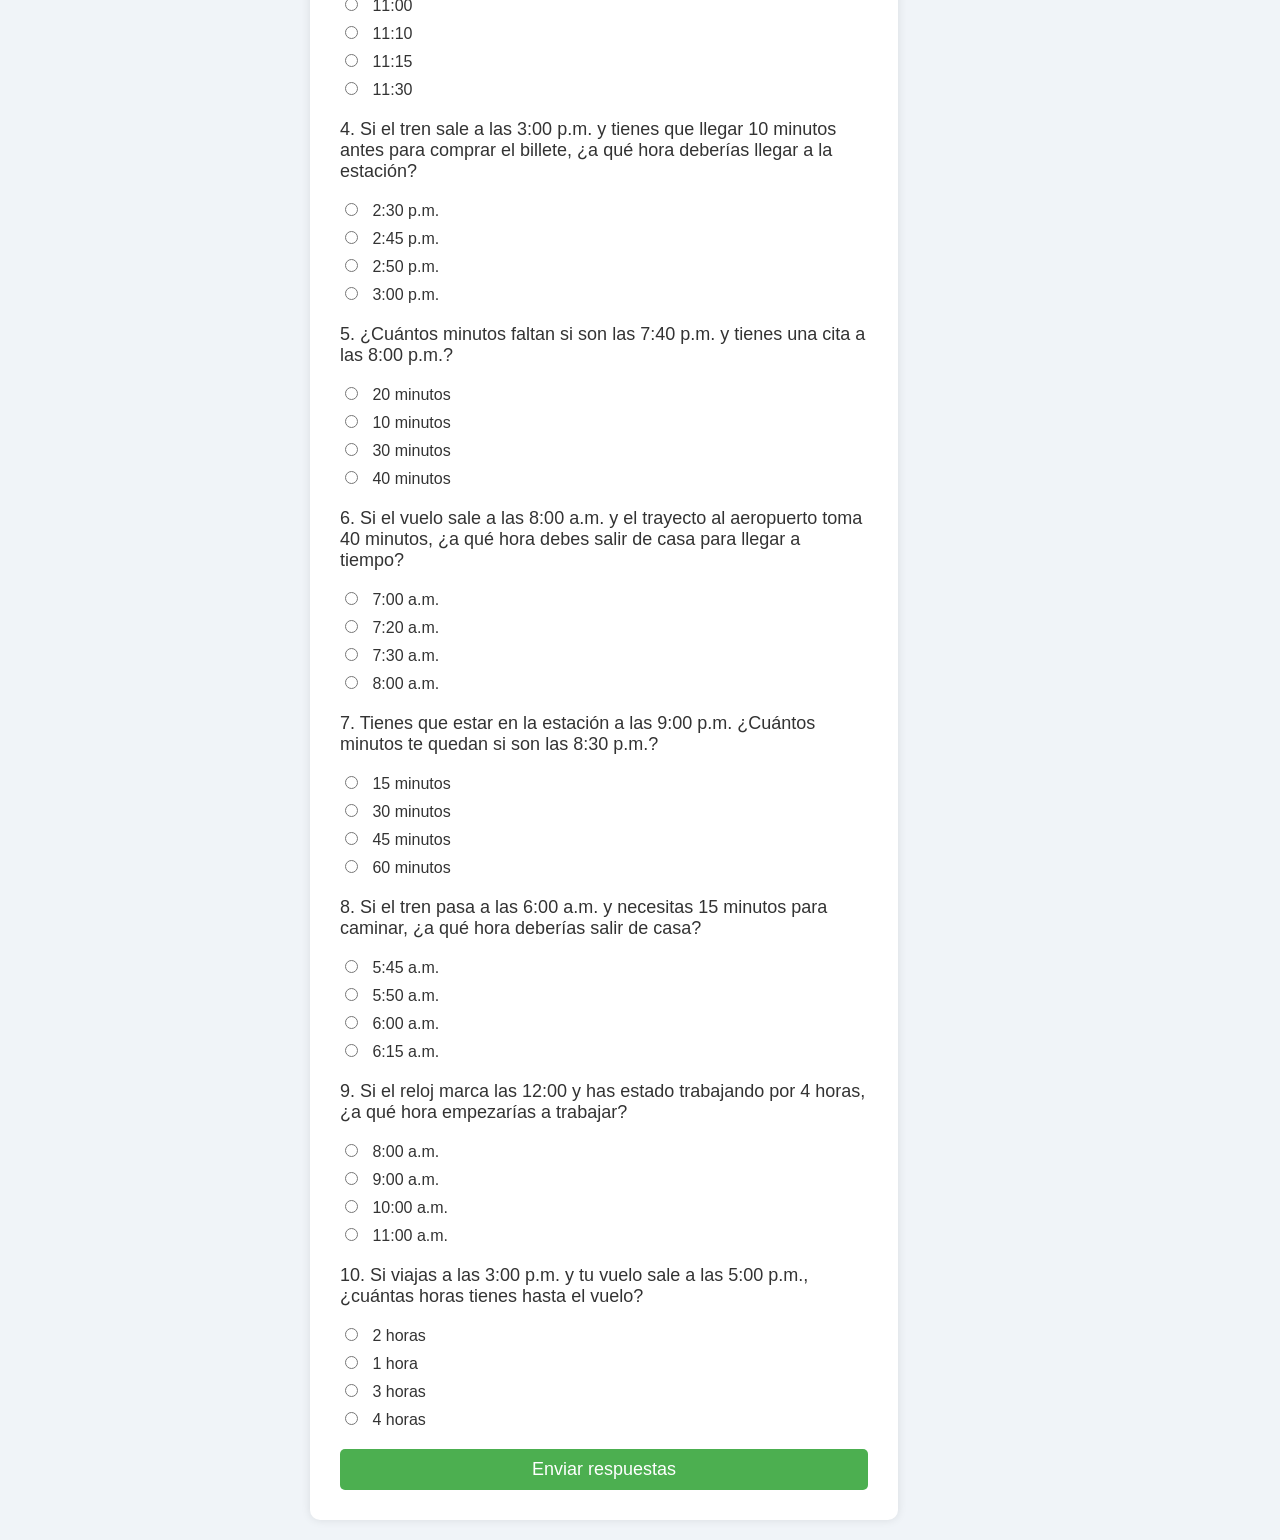
<file: index.html>
<!DOCTYPE html>
<html lang="en">
<head>
    <meta charset="UTF-8">
    <meta name="viewport" content="width=device-width, initial-scale=1.0">
    <title>Interactive Quiz</title>
    <style>
        body {
            font-family: 'Arial', sans-serif;
            background-color: #f0f4f8;
            color: #333;
            margin: 0;
            padding: 0;
            display: flex;
            justify-content: center;
            align-items: center;
            height: 100vh;
        }

        h1 {
            color: #4CAF50;
            text-align: center;
            font-size: 36px;
            margin-bottom: 30px;
        }

        #quizForm {
            background-color: #fff;
            padding: 30px;
            border-radius: 10px;
            box-shadow: 0 0 10px rgba(0, 0, 0, 0.1);
            width: 80%;
            max-width: 600px;
        }

        .question {
            margin-bottom: 20px;
            font-size: 18px;
        }

        label {
            display: block;
            margin: 8px 0;
            font-size: 16px;
        }

        input[type="radio"] {
            margin-right: 10px;
        }

        button {
            background-color: #4CAF50;
            color: white;
            padding: 10px 20px;
            font-size: 18px;
            border: none;
            border-radius: 5px;
            cursor: pointer;
            width: 100%;
        }

        button:hover {
            background-color: #45a049;
        }

        #result {
            text-align: center;
            margin-top: 20px;
            font-size: 20px;
            font-weight: bold;
        }

        #countdown {
            text-align: center;
            margin-top: 20px;
            font-size: 18px;
            color: #FF5722;
        }
    </style>
    <script>
        let correctAnswers = ["B", "C", "C", "C", "B", "A", "B", "A", "C", "A"];

        function checkAnswers() {
            let userAnswers = [];
            for (let i = 1; i <= 10; i++) {
                let answer = document.querySelector(`input[name=question${i}]:checked`);
                userAnswers.push(answer ? answer.value : null);
            }

            if (userAnswers.includes(null)) {
                alert("Por favor, responde todas las preguntas.");
                return;
            }

            let isCorrect = JSON.stringify(userAnswers) === JSON.stringify(correctAnswers);

            if (isCorrect) {
                document.getElementById("result").innerHTML = `Enhorabuena has desbloqueado el Path of Exile 2 y será añadido a tu cuenta de Steam en "El temporizador hasta las 00:00 de la noche".`;
                startCountdown();
            } else {
                document.getElementById("result").innerHTML = `Incorrecto. Por favor, inténtalo de nuevo.`;
            }
        }

        function startCountdown() {
            let now = new Date();
            let midnight = new Date();
            midnight.setHours(24, 0, 0, 0);

            let timer = setInterval(function () {
                let currentTime = new Date();
                let remaining = midnight - currentTime;

                if (remaining <= 0) {
                    clearInterval(timer);
                    document.getElementById("countdown").innerHTML = "¡Es medianoche!";
                } else {
                    let hours = Math.floor(remaining / (1000 * 60 * 60));
                    let minutes = Math.floor((remaining % (1000 * 60 * 60)) / (1000 * 60));
                    let seconds = Math.floor((remaining % (1000 * 60)) / 1000);

                    document.getElementById("countdown").innerHTML = `${hours}h ${minutes}m ${seconds}s restantes.`;
                }
            }, 1000);
        }
    </script>
</head>
<body>
    <div>
        <h1>Quiz Interactivo</h1>
        <form id="quizForm">
            <div class="question">
                <p>1. Si quieres llegar al trabajo a las 8:00 a.m., el tren tarda 25 minutos en llegar y necesitas 10 minutos para caminar hasta la estación, ¿a qué hora deberías salir de casa?</p>
                <label><input type="radio" name="question1" value="A"> 7:10 a.m.</label>
                <label><input type="radio" name="question1" value="B"> 7:20 a.m.</label>
                <label><input type="radio" name="question1" value="C"> 7:30 a.m.</label>
                <label><input type="radio" name="question1" value="D"> 7:40 a.m.</label>
            </div>

            <div class="question">
                <p>2. Tienes una reunión a las 5:00 p.m., el trayecto en "topo" tarda 35 minutos desde tu estación. Además, necesitas 15 minutos para caminar hasta la estación más cercana y 5 minutos para esperar el próximo tren. ¿A qué hora deberías salir de casa?</p>
                <label><input type="radio" name="question2" value="A"> 4:00 p.m.</label>
                <label><input type="radio" name="question2" value="B"> 4:10 p.m.</label>
                <label><input type="radio" name="question2" value="C"> 4:20 p.m.</label>
                <label><input type="radio" name="question2" value="D"> 4:30 p.m.</label>
            </div>

            <div class="question">
                <p>3. ¿Qué hora es cuando el reloj marca 10:30 y han pasado 45 minutos desde que inició la reunión?</p>
                <label><input type="radio" name="question3" value="A"> 11:00</label>
                <label><input type="radio" name="question3" value="B"> 11:10</label>
                <label><input type="radio" name="question3" value="C"> 11:15</label>
                <label><input type="radio" name="question3" value="D"> 11:30</label>
            </div>

            <div class="question">
                <p>4. Si el tren sale a las 3:00 p.m. y tienes que llegar 10 minutos antes para comprar el billete, ¿a qué hora deberías llegar a la estación?</p>
                <label><input type="radio" name="question4" value="A"> 2:30 p.m.</label>
                <label><input type="radio" name="question4" value="B"> 2:45 p.m.</label>
                <label><input type="radio" name="question4" value="C"> 2:50 p.m.</label>
                <label><input type="radio" name="question4" value="D"> 3:00 p.m.</label>
            </div>

            <div class="question">
                <p>5. ¿Cuántos minutos faltan si son las 7:40 p.m. y tienes una cita a las 8:00 p.m.?</p>
                <label><input type="radio" name="question5" value="A"> 20 minutos</label>
                <label><input type="radio" name="question5" value="B"> 10 minutos</label>
                <label><input type="radio" name="question5" value="C"> 30 minutos</label>
                <label><input type="radio" name="question5" value="D"> 40 minutos</label>
            </div>

            <div class="question">
                <p>6. Si el vuelo sale a las 8:00 a.m. y el trayecto al aeropuerto toma 40 minutos, ¿a qué hora debes salir de casa para llegar a tiempo?</p>
                <label><input type="radio" name="question6" value="A"> 7:00 a.m.</label>
                <label><input type="radio" name="question6" value="B"> 7:20 a.m.</label>
                <label><input type="radio" name="question6" value="C"> 7:30 a.m.</label>
                <label><input type="radio" name="question6" value="D"> 8:00 a.m.</label>
            </div>

            <div class="question">
                <p>7. Tienes que estar en la estación a las 9:00 p.m. ¿Cuántos minutos te quedan si son las 8:30 p.m.?</p>
                <label><input type="radio" name="question7" value="A"> 15 minutos</label>
                <label><input type="radio" name="question7" value="B"> 30 minutos</label>
                <label><input type="radio" name="question7" value="C"> 45 minutos</label>
                <label><input type="radio" name="question7" value="D"> 60 minutos</label>
            </div>

            <div class="question">
                <p>8. Si el tren pasa a las 6:00 a.m. y necesitas 15 minutos para caminar, ¿a qué hora deberías salir de casa?</p>
                <label><input type="radio" name="question8" value="A"> 5:45 a.m.</label>
                <label><input type="radio" name="question8" value="B"> 5:50 a.m.</label>
                <label><input type="radio" name="question8" value="C"> 6:00 a.m.</label>
                <label><input type="radio" name="question8" value="D"> 6:15 a.m.</label>
            </div>

            <div class="question">
                <p>9. Si el reloj marca las 12:00 y has estado trabajando por 4 horas, ¿a qué hora empezarías a trabajar?</p>
                <label><input type="radio" name="question9" value="A"> 8:00 a.m.</label>
                <label><input type="radio" name="question9" value="B"> 9:00 a.m.</label>
                <label><input type="radio" name="question9" value="C"> 10:00 a.m.</label>
                <label><input type="radio" name="question9" value="D"> 11:00 a.m.</label>
            </div>

            <div class="question">
                <p>10. Si viajas a las 3:00 p.m. y tu vuelo sale a las 5:00 p.m., ¿cuántas horas tienes hasta el vuelo?</p>
                <label><input type="radio" name="question10" value="A"> 2 horas</label>
                <label><input type="radio" name="question10" value="B"> 1 hora</label>
                <label><input type="radio" name="question10" value="C"> 3 horas</label>
                <label><input type="radio" name="question10" value="D"> 4 horas</label>
            </div>

            <button type="button" onclick="checkAnswers()">Enviar respuestas</button>
        </form>

        <div id="result"></div>
        <div id="countdown"></div>
    </div>
</body>
</html>
</file>
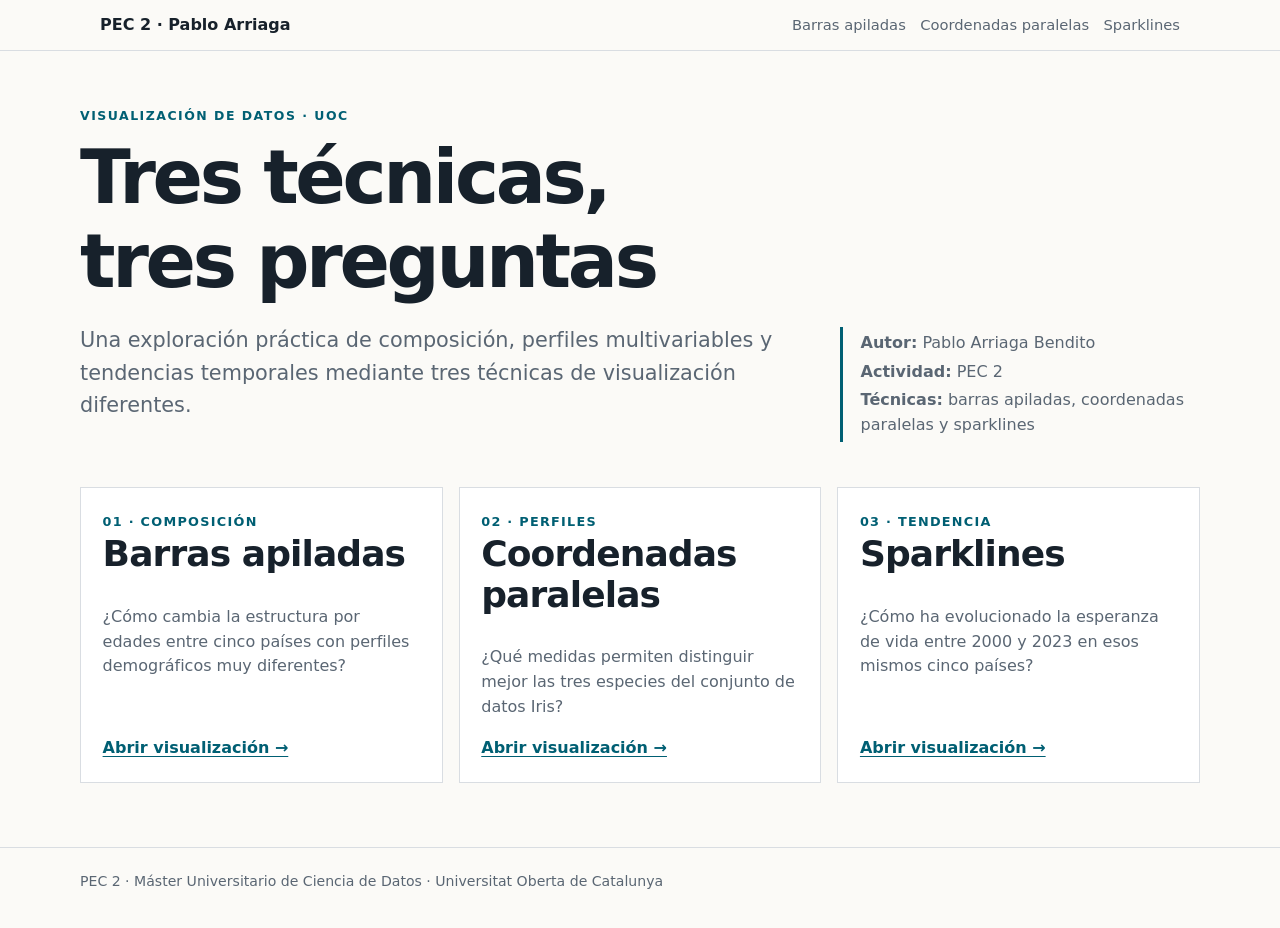
<file: pec2-visualizacion/index.html>
<!doctype html>
<html lang="es">
<head>
  <meta charset="utf-8">
  <meta name="viewport" content="width=device-width, initial-scale=1">
  <meta name="description" content="Tres visualizaciones creadas para la PEC 2 de Visualización de Datos de la UOC.">
  <title>PEC 2 · Tres técnicas de visualización</title>
  <link rel="stylesheet" href="styles.css">
</head>
<body>
  <header class="site-header">
    <nav class="nav" aria-label="Navegación principal">
      <a class="brand" href="index.html">PEC 2 · Pablo Arriaga</a>
      <div class="nav-links">
        <a href="barras-apiladas.html">Barras apiladas</a>
        <a href="coordenadas-paralelas.html">Coordenadas paralelas</a>
        <a href="sparklines.html">Sparklines</a>
      </div>
    </nav>
  </header>
  <main>
    <section class="hero">
      <div>
        <p class="eyebrow">Visualización de Datos · UOC</p>
        <h1>Tres técnicas,<br>tres preguntas</h1>
        <p class="lede">Una exploración práctica de composición, perfiles multivariables y tendencias temporales mediante tres técnicas de visualización diferentes.</p>
      </div>
      <div class="meta-panel">
        <p><strong>Autor:</strong> Pablo Arriaga Bendito</p>
        <p><strong>Actividad:</strong> PEC 2</p>
        <p><strong>Técnicas:</strong> barras apiladas, coordenadas paralelas y sparklines</p>
      </div>
    </section>

    <section class="tech-grid" aria-label="Visualizaciones disponibles">
      <article class="tech-card">
        <div>
          <span class="number">01 · COMPOSICIÓN</span>
          <h2>Barras apiladas</h2>
          <p>¿Cómo cambia la estructura por edades entre cinco países con perfiles demográficos muy diferentes?</p>
        </div>
        <a href="barras-apiladas.html">Abrir visualización →</a>
      </article>
      <article class="tech-card">
        <div>
          <span class="number">02 · PERFILES</span>
          <h2>Coordenadas paralelas</h2>
          <p>¿Qué medidas permiten distinguir mejor las tres especies del conjunto de datos Iris?</p>
        </div>
        <a href="coordenadas-paralelas.html">Abrir visualización →</a>
      </article>
      <article class="tech-card">
        <div>
          <span class="number">03 · TENDENCIA</span>
          <h2>Sparklines</h2>
          <p>¿Cómo ha evolucionado la esperanza de vida entre 2000 y 2023 en esos mismos cinco países?</p>
        </div>
        <a href="sparklines.html">Abrir visualización →</a>
      </article>
    </section>
  </main>
  <footer><div class="inner">PEC 2 · Máster Universitario de Ciencia de Datos · Universitat Oberta de Catalunya</div></footer>
</body>
</html>
</file>
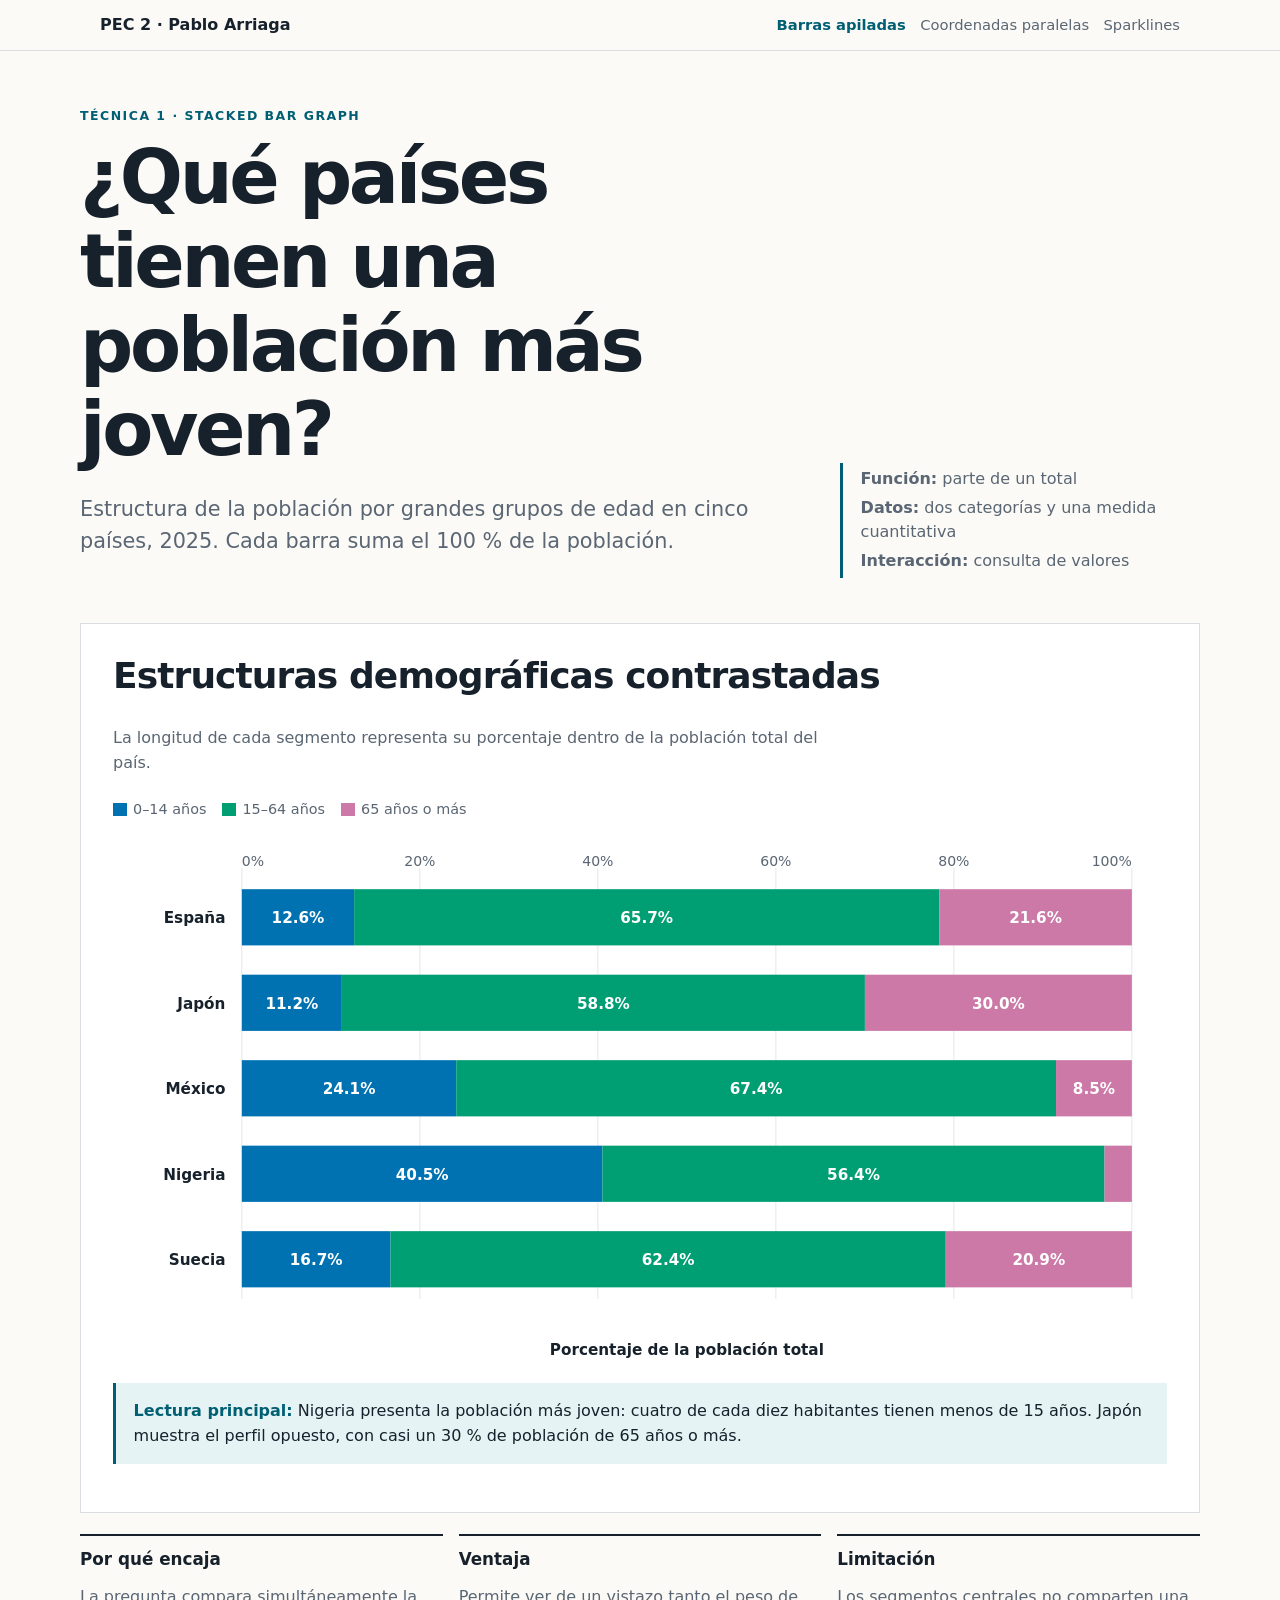
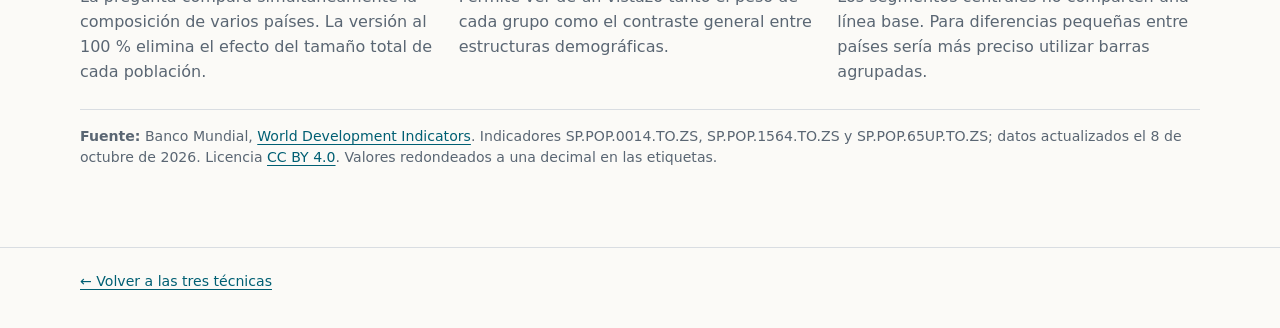
<file: pec2-visualizacion/barras-apiladas.html>
<!doctype html>
<html lang="es">
<head>
  <meta charset="utf-8">
  <meta name="viewport" content="width=device-width, initial-scale=1">
  <meta name="description" content="Gráfico de barras apiladas sobre la estructura por edades de cinco países en 2025.">
  <title>Estructura de la población · Barras apiladas</title>
  <link rel="stylesheet" href="styles.css">
</head>
<body>
  <header class="site-header">
    <nav class="nav" aria-label="Navegación principal">
      <a class="brand" href="index.html">PEC 2 · Pablo Arriaga</a>
      <div class="nav-links">
        <a href="barras-apiladas.html" aria-current="page">Barras apiladas</a>
        <a href="coordenadas-paralelas.html">Coordenadas paralelas</a>
        <a href="sparklines.html">Sparklines</a>
      </div>
    </nav>
  </header>
  <main>
    <section class="hero">
      <div>
        <p class="eyebrow">Técnica 1 · Stacked Bar Graph</p>
        <h1>¿Qué países tienen una población más joven?</h1>
        <p class="lede">Estructura de la población por grandes grupos de edad en cinco países, 2025. Cada barra suma el 100 % de la población.</p>
      </div>
      <div class="meta-panel">
        <p><strong>Función:</strong> parte de un total</p>
        <p><strong>Datos:</strong> dos categorías y una medida cuantitativa</p>
        <p><strong>Interacción:</strong> consulta de valores</p>
      </div>
    </section>

    <section class="chart-shell" aria-labelledby="chart-title">
      <div class="chart-heading">
        <div>
          <h2 id="chart-title">Estructuras demográficas contrastadas</h2>
          <p>La longitud de cada segmento representa su porcentaje dentro de la población total del país.</p>
        </div>
      </div>
      <div class="legend" aria-label="Leyenda">
        <span class="legend-item"><span class="swatch young"></span>0–14 años</span>
        <span class="legend-item"><span class="swatch working"></span>15–64 años</span>
        <span class="legend-item"><span class="swatch older"></span>65 años o más</span>
      </div>
      <div class="chart" id="stacked-chart"><div class="tooltip" hidden></div></div>
      <p class="insight"><strong>Lectura principal:</strong> Nigeria presenta la población más joven: cuatro de cada diez habitantes tienen menos de 15 años. Japón muestra el perfil opuesto, con casi un 30 % de población de 65 años o más.</p>
    </section>

    <section class="notes-grid" aria-label="Análisis de la técnica">
      <article class="note"><h3>Por qué encaja</h3><p>La pregunta compara simultáneamente la composición de varios países. La versión al 100 % elimina el efecto del tamaño total de cada población.</p></article>
      <article class="note"><h3>Ventaja</h3><p>Permite ver de un vistazo tanto el peso de cada grupo como el contraste general entre estructuras demográficas.</p></article>
      <article class="note"><h3>Limitación</h3><p>Los segmentos centrales no comparten una línea base. Para diferencias pequeñas entre países sería más preciso utilizar barras agrupadas.</p></article>
    </section>

    <p class="source"><strong>Fuente:</strong> Banco Mundial, <a href="https://databank.worldbank.org/source/world-development-indicators">World Development Indicators</a>. Indicadores SP.POP.0014.TO.ZS, SP.POP.1564.TO.ZS y SP.POP.65UP.TO.ZS; datos actualizados el 8 de octubre de 2026. Licencia <a href="https://datacatalog.worldbank.org/public-licenses#cc-by">CC BY 4.0</a>. Valores redondeados a una decimal en las etiquetas.</p>
  </main>
  <footer><div class="inner"><a href="index.html">← Volver a las tres técnicas</a></div></footer>
  <script src="data.js"></script>
  <script src="charts.js"></script>
</body>
</html>
</file>
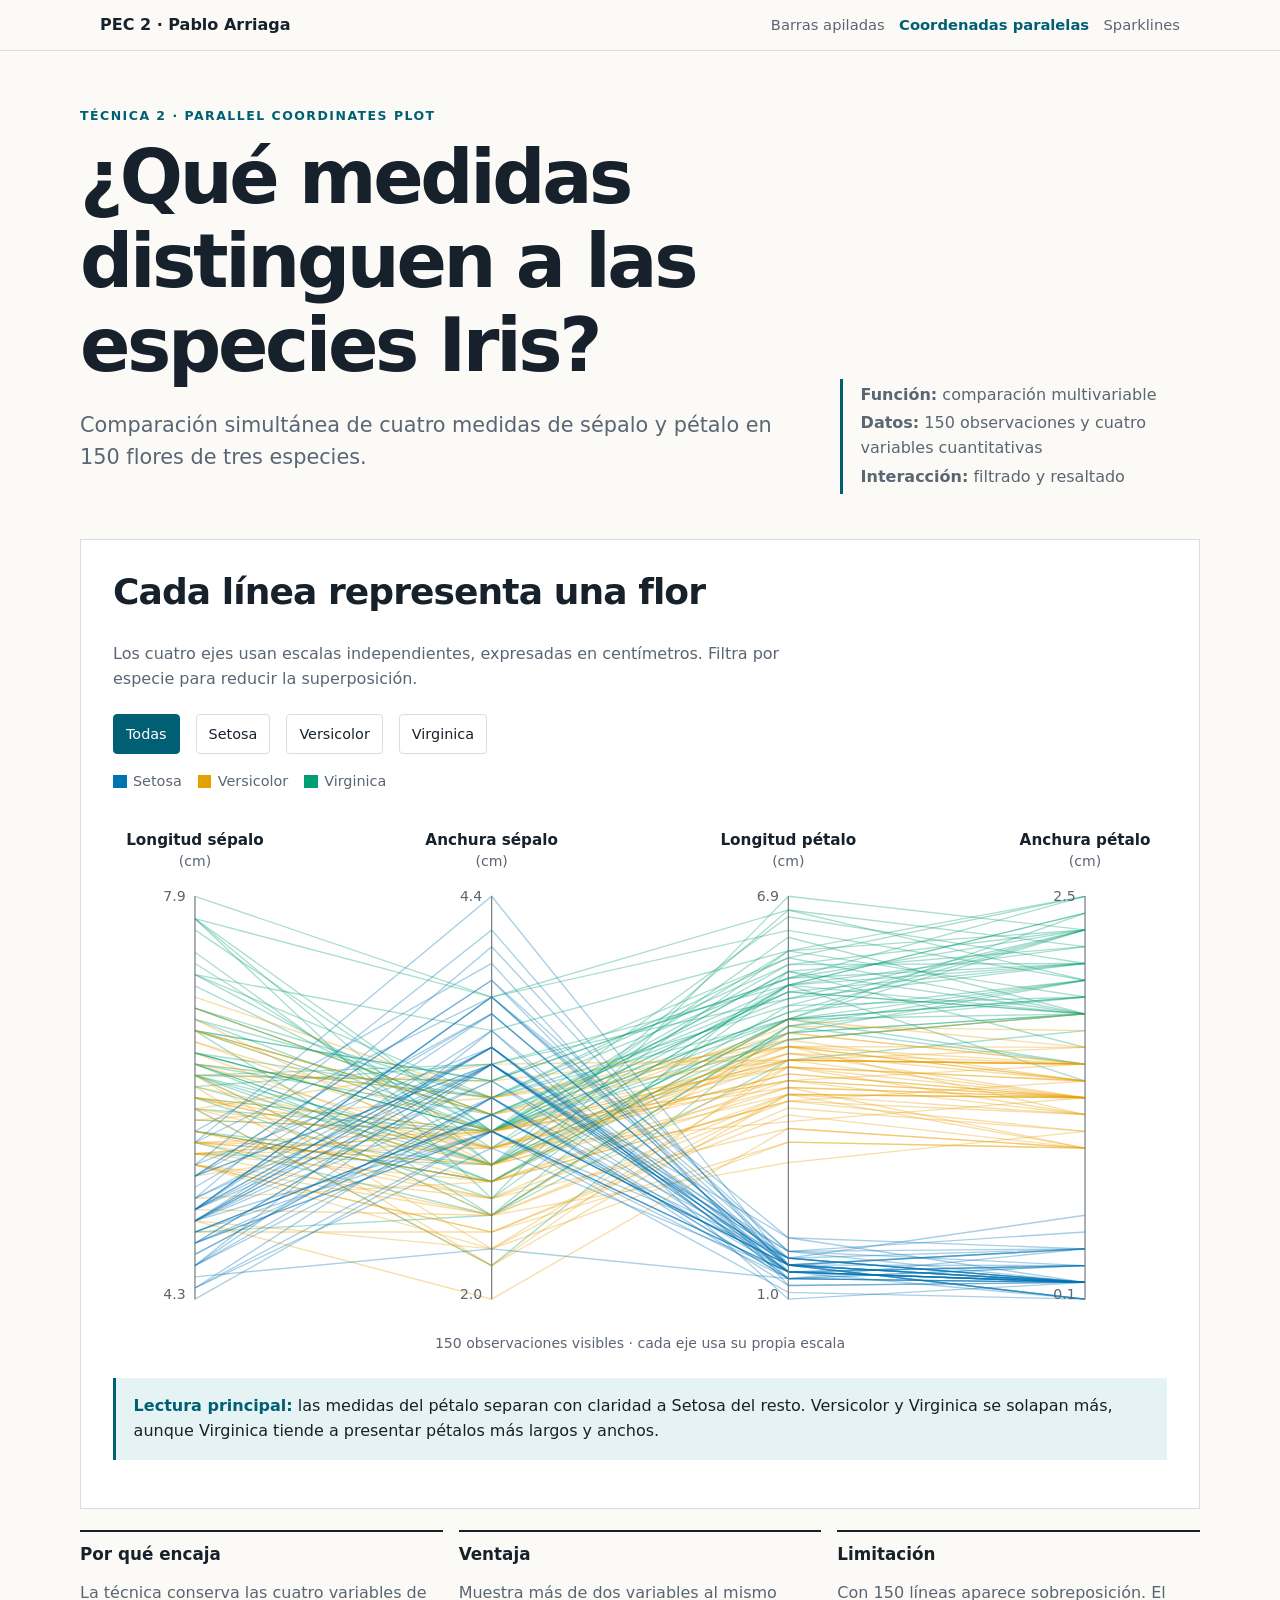
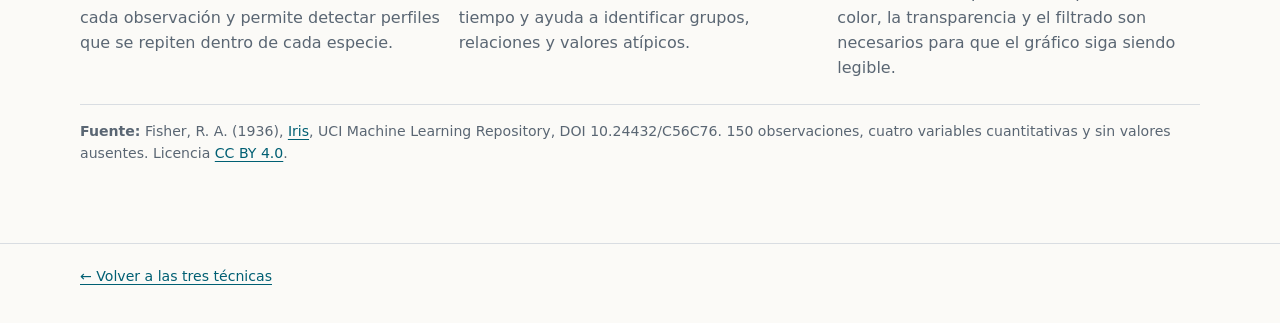
<file: pec2-visualizacion/coordenadas-paralelas.html>
<!doctype html>
<html lang="es">
<head>
  <meta charset="utf-8">
  <meta name="viewport" content="width=device-width, initial-scale=1">
  <meta name="description" content="Gráfico de coordenadas paralelas con las 150 observaciones del conjunto Iris.">
  <title>Perfiles de flores Iris · Coordenadas paralelas</title>
  <link rel="stylesheet" href="styles.css">
</head>
<body>
  <header class="site-header">
    <nav class="nav" aria-label="Navegación principal">
      <a class="brand" href="index.html">PEC 2 · Pablo Arriaga</a>
      <div class="nav-links">
        <a href="barras-apiladas.html">Barras apiladas</a>
        <a href="coordenadas-paralelas.html" aria-current="page">Coordenadas paralelas</a>
        <a href="sparklines.html">Sparklines</a>
      </div>
    </nav>
  </header>
  <main>
    <section class="hero">
      <div>
        <p class="eyebrow">Técnica 2 · Parallel Coordinates Plot</p>
        <h1>¿Qué medidas distinguen a las especies Iris?</h1>
        <p class="lede">Comparación simultánea de cuatro medidas de sépalo y pétalo en 150 flores de tres especies.</p>
      </div>
      <div class="meta-panel">
        <p><strong>Función:</strong> comparación multivariable</p>
        <p><strong>Datos:</strong> 150 observaciones y cuatro variables cuantitativas</p>
        <p><strong>Interacción:</strong> filtrado y resaltado</p>
      </div>
    </section>

    <section class="chart-shell" aria-labelledby="chart-title">
      <div class="chart-heading">
        <div>
          <h2 id="chart-title">Cada línea representa una flor</h2>
          <p>Los cuatro ejes usan escalas independientes, expresadas en centímetros. Filtra por especie para reducir la superposición.</p>
        </div>
      </div>
      <div class="controls" role="group" aria-label="Filtrar por especie">
        <button class="filter" type="button" data-species="all" aria-pressed="true">Todas</button>
        <button class="filter" type="button" data-species="setosa" aria-pressed="false">Setosa</button>
        <button class="filter" type="button" data-species="versicolor" aria-pressed="false">Versicolor</button>
        <button class="filter" type="button" data-species="virginica" aria-pressed="false">Virginica</button>
      </div>
      <div class="legend" aria-label="Leyenda">
        <span class="legend-item"><span class="swatch setosa"></span>Setosa</span>
        <span class="legend-item"><span class="swatch versicolor"></span>Versicolor</span>
        <span class="legend-item"><span class="swatch virginica"></span>Virginica</span>
      </div>
      <div class="chart" id="parallel-chart"><div class="tooltip" hidden></div></div>
      <p class="insight"><strong>Lectura principal:</strong> las medidas del pétalo separan con claridad a Setosa del resto. Versicolor y Virginica se solapan más, aunque Virginica tiende a presentar pétalos más largos y anchos.</p>
    </section>

    <section class="notes-grid" aria-label="Análisis de la técnica">
      <article class="note"><h3>Por qué encaja</h3><p>La técnica conserva las cuatro variables de cada observación y permite detectar perfiles que se repiten dentro de cada especie.</p></article>
      <article class="note"><h3>Ventaja</h3><p>Muestra más de dos variables al mismo tiempo y ayuda a identificar grupos, relaciones y valores atípicos.</p></article>
      <article class="note"><h3>Limitación</h3><p>Con 150 líneas aparece sobreposición. El color, la transparencia y el filtrado son necesarios para que el gráfico siga siendo legible.</p></article>
    </section>

    <p class="source"><strong>Fuente:</strong> Fisher, R. A. (1936), <a href="https://archive.ics.uci.edu/dataset/53/iris">Iris</a>, UCI Machine Learning Repository, DOI 10.24432/C56C76. 150 observaciones, cuatro variables cuantitativas y sin valores ausentes. Licencia <a href="https://creativecommons.org/licenses/by/4.0/">CC BY 4.0</a>.</p>
  </main>
  <footer><div class="inner"><a href="index.html">← Volver a las tres técnicas</a></div></footer>
  <script src="data.js"></script>
  <script src="charts.js"></script>
</body>
</html>
</file>
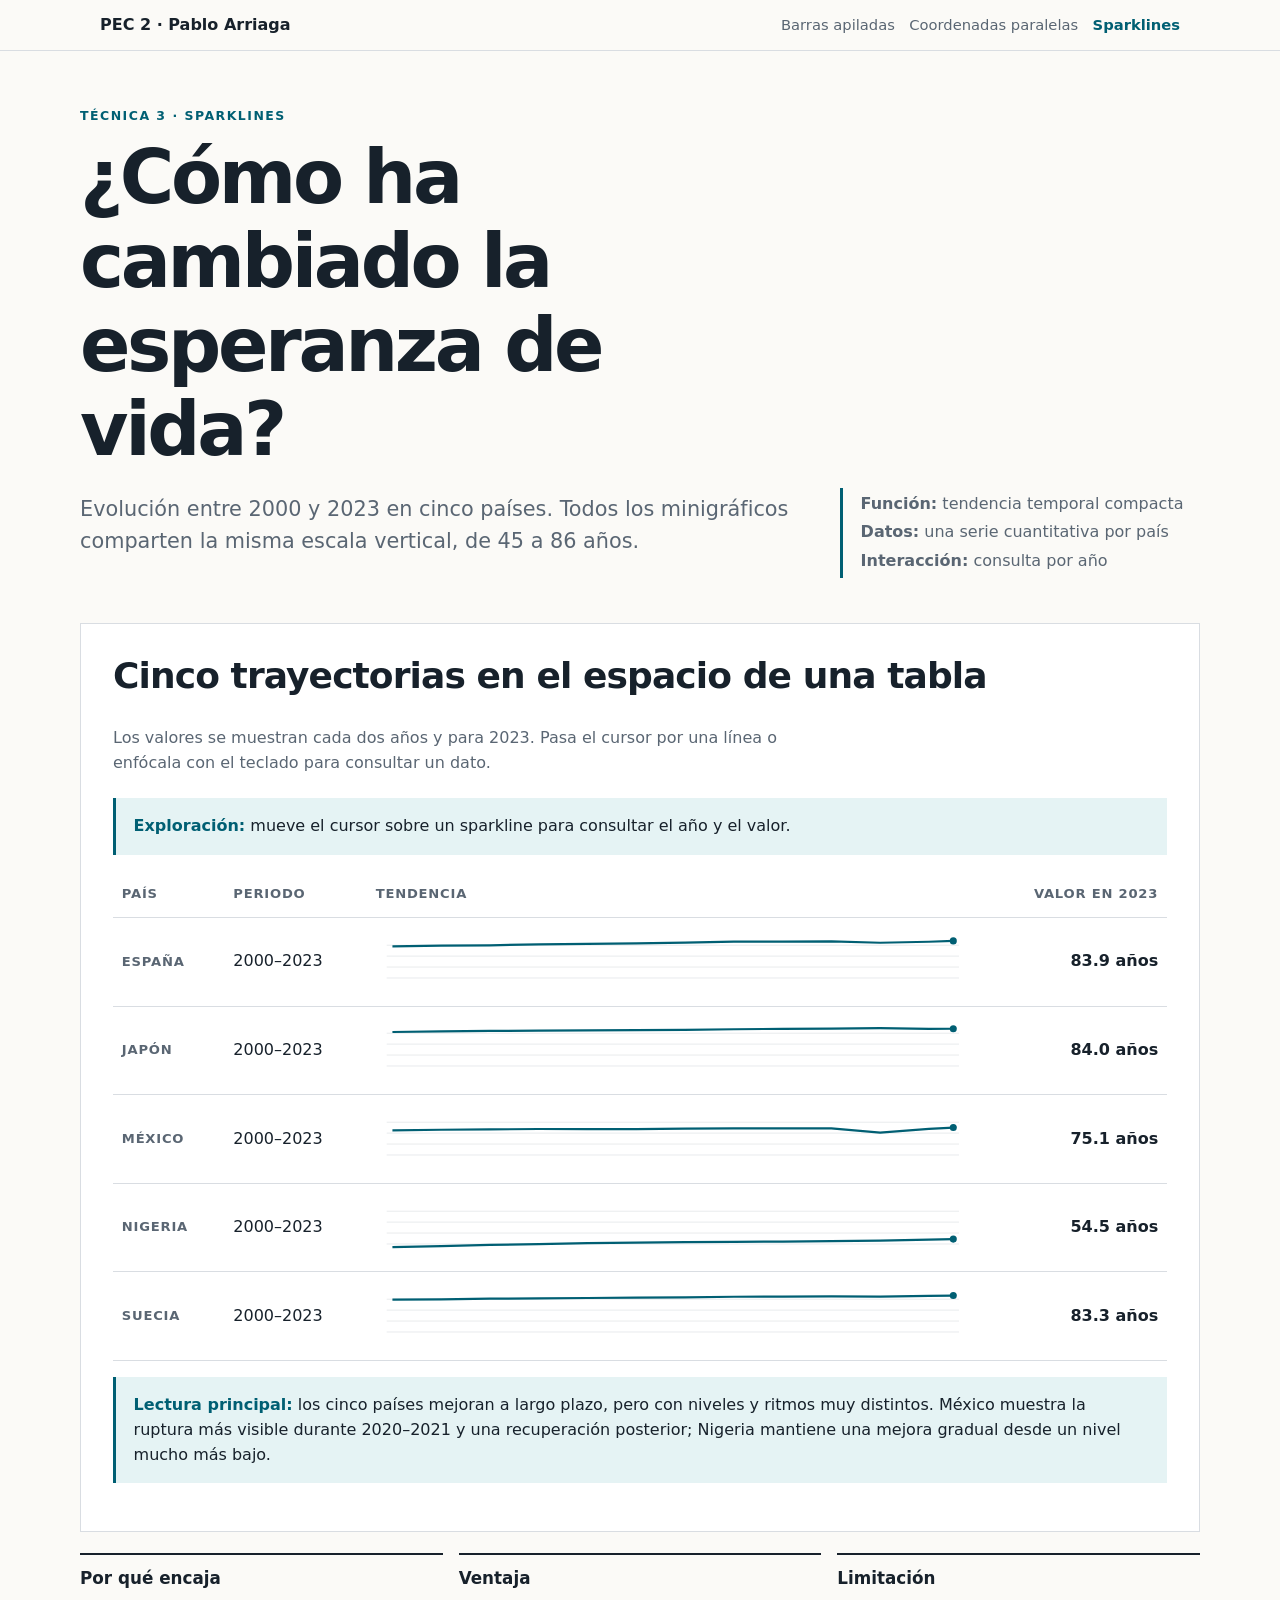
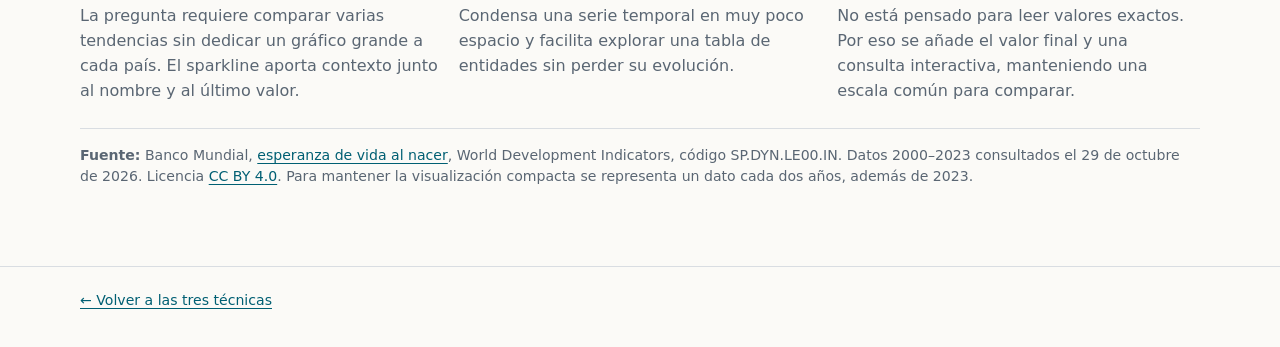
<file: pec2-visualizacion/sparklines.html>
<!doctype html>
<html lang="es">
<head>
  <meta charset="utf-8">
  <meta name="viewport" content="width=device-width, initial-scale=1">
  <meta name="description" content="Tabla de sparklines sobre la esperanza de vida en cinco países entre 2000 y 2023.">
  <title>Esperanza de vida · Sparklines</title>
  <link rel="stylesheet" href="styles.css">
</head>
<body>
  <header class="site-header">
    <nav class="nav" aria-label="Navegación principal">
      <a class="brand" href="index.html">PEC 2 · Pablo Arriaga</a>
      <div class="nav-links">
        <a href="barras-apiladas.html">Barras apiladas</a>
        <a href="coordenadas-paralelas.html">Coordenadas paralelas</a>
        <a href="sparklines.html" aria-current="page">Sparklines</a>
      </div>
    </nav>
  </header>
  <main>
    <section class="hero">
      <div>
        <p class="eyebrow">Técnica 3 · Sparklines</p>
        <h1>¿Cómo ha cambiado la esperanza de vida?</h1>
        <p class="lede">Evolución entre 2000 y 2023 en cinco países. Todos los minigráficos comparten la misma escala vertical, de 45 a 86 años.</p>
      </div>
      <div class="meta-panel">
        <p><strong>Función:</strong> tendencia temporal compacta</p>
        <p><strong>Datos:</strong> una serie cuantitativa por país</p>
        <p><strong>Interacción:</strong> consulta por año</p>
      </div>
    </section>

    <section class="chart-shell" aria-labelledby="chart-title">
      <div class="chart-heading">
        <div>
          <h2 id="chart-title">Cinco trayectorias en el espacio de una tabla</h2>
          <p>Los valores se muestran cada dos años y para 2023. Pasa el cursor por una línea o enfócala con el teclado para consultar un dato.</p>
        </div>
      </div>
      <p class="insight" id="spark-detail" aria-live="polite"><strong>Exploración:</strong> mueve el cursor sobre un sparkline para consultar el año y el valor.</p>
      <div style="overflow-x:auto">
        <table class="spark-table">
          <thead><tr><th>País</th><th>Periodo</th><th>Tendencia</th><th class="latest">Valor en 2023</th></tr></thead>
          <tbody id="spark-body"></tbody>
        </table>
      </div>
      <p class="insight"><strong>Lectura principal:</strong> los cinco países mejoran a largo plazo, pero con niveles y ritmos muy distintos. México muestra la ruptura más visible durante 2020–2021 y una recuperación posterior; Nigeria mantiene una mejora gradual desde un nivel mucho más bajo.</p>
    </section>

    <section class="notes-grid" aria-label="Análisis de la técnica">
      <article class="note"><h3>Por qué encaja</h3><p>La pregunta requiere comparar varias tendencias sin dedicar un gráfico grande a cada país. El sparkline aporta contexto junto al nombre y al último valor.</p></article>
      <article class="note"><h3>Ventaja</h3><p>Condensa una serie temporal en muy poco espacio y facilita explorar una tabla de entidades sin perder su evolución.</p></article>
      <article class="note"><h3>Limitación</h3><p>No está pensado para leer valores exactos. Por eso se añade el valor final y una consulta interactiva, manteniendo una escala común para comparar.</p></article>
    </section>

    <p class="source"><strong>Fuente:</strong> Banco Mundial, <a href="https://data.worldbank.org/indicator/SP.DYN.LE00.IN">esperanza de vida al nacer</a>, World Development Indicators, código SP.DYN.LE00.IN. Datos 2000–2023 consultados el 29 de octubre de 2026. Licencia <a href="https://datacatalog.worldbank.org/public-licenses#cc-by">CC BY 4.0</a>. Para mantener la visualización compacta se representa un dato cada dos años, además de 2023.</p>
  </main>
  <footer><div class="inner"><a href="index.html">← Volver a las tres técnicas</a></div></footer>
  <script src="data.js"></script>
  <script src="charts.js"></script>
</body>
</html>
</file>
<file: pec2-visualizacion/styles.css>
:root {
  --ink: #17212b;
  --muted: #5a6673;
  --paper: #fbfaf7;
  --surface: #ffffff;
  --line: #d9dde2;
  --grid: #e8eaed;
  --accent: #005f73;
  --accent-soft: #e5f3f4;
  --young: #0072b2;
  --working: #009e73;
  --older: #cc79a7;
  --setosa: #0072b2;
  --versicolor: #e69f00;
  --virginica: #009e73;
  font-family: Inter, ui-sans-serif, system-ui, -apple-system, BlinkMacSystemFont, "Segoe UI", sans-serif;
  color: var(--ink);
  background: var(--paper);
}

* { box-sizing: border-box; }

html { scroll-behavior: smooth; }

body {
  margin: 0;
  background: var(--paper);
  color: var(--ink);
  line-height: 1.55;
}

a { color: var(--accent); text-underline-offset: 3px; }

header.site-header {
  position: sticky;
  top: 0;
  z-index: 20;
  background: rgba(251,250,247,.96);
  border-bottom: 1px solid var(--line);
  backdrop-filter: blur(8px);
}

.nav {
  max-width: 1120px;
  margin: 0 auto;
  padding: .8rem 1.25rem;
  display: flex;
  align-items: center;
  justify-content: space-between;
  gap: 1rem;
}

.brand {
  color: var(--ink);
  font-weight: 700;
  text-decoration: none;
  white-space: nowrap;
}

.nav-links {
  display: flex;
  flex-wrap: wrap;
  gap: .35rem .9rem;
  justify-content: flex-end;
}

.nav-links a {
  color: var(--muted);
  font-size: .92rem;
  text-decoration: none;
}

.nav-links a[aria-current="page"] { color: var(--accent); font-weight: 700; }

main {
  width: min(1120px, calc(100% - 2rem));
  margin: 0 auto;
  padding: 3.4rem 0 4rem;
}

.hero {
  display: grid;
  grid-template-columns: minmax(0, 1.5fr) minmax(260px, .75fr);
  gap: 2.5rem;
  align-items: end;
  margin-bottom: 2.8rem;
}

.eyebrow {
  margin: 0 0 .65rem;
  color: var(--accent);
  font-size: .78rem;
  font-weight: 800;
  letter-spacing: .12em;
  text-transform: uppercase;
}

h1, h2, h3 { line-height: 1.13; margin-top: 0; }
h1 { font-size: clamp(2.15rem, 6vw, 4.65rem); letter-spacing: -.045em; margin-bottom: 1rem; }
h2 { font-size: clamp(1.45rem, 3vw, 2.25rem); letter-spacing: -.025em; }
h3 { font-size: 1.05rem; }

.lede { font-size: clamp(1.05rem, 2vw, 1.3rem); color: var(--muted); max-width: 68ch; }

.meta-panel {
  border-left: 3px solid var(--accent);
  padding-left: 1.1rem;
  color: var(--muted);
}

.meta-panel p { margin: .25rem 0; }

.tech-grid {
  display: grid;
  grid-template-columns: repeat(3, minmax(0, 1fr));
  gap: 1rem;
}

.tech-card {
  display: flex;
  min-height: 240px;
  flex-direction: column;
  justify-content: space-between;
  padding: 1.35rem;
  border: 1px solid var(--line);
  background: var(--surface);
}

.tech-card .number { color: var(--accent); font-size: .8rem; font-weight: 800; letter-spacing: .1em; }
.tech-card p { color: var(--muted); }
.tech-card a { font-weight: 700; }

.chart-shell {
  background: var(--surface);
  border: 1px solid var(--line);
  padding: clamp(1rem, 3vw, 2rem);
}

.chart-heading {
  display: flex;
  align-items: flex-start;
  justify-content: space-between;
  gap: 1rem;
  margin-bottom: 1.4rem;
}

.chart-heading p { color: var(--muted); margin: .35rem 0 0; max-width: 70ch; }

.controls, .legend {
  display: flex;
  flex-wrap: wrap;
  gap: .55rem 1rem;
  align-items: center;
}

.controls { margin-bottom: 1rem; }

button.filter {
  appearance: none;
  border: 1px solid var(--line);
  background: var(--surface);
  color: var(--ink);
  padding: .5rem .75rem;
  font: inherit;
  font-size: .9rem;
  border-radius: 4px;
}

button.filter:hover, button.filter:focus-visible { border-color: var(--accent); }
button.filter[aria-pressed="true"] { background: var(--accent); color: white; border-color: var(--accent); }

.legend { margin: .75rem 0 1.2rem; color: var(--muted); font-size: .9rem; }
.legend-item { display: inline-flex; align-items: center; gap: .4rem; }
.swatch { width: .85rem; height: .85rem; display: inline-block; }
.swatch.young { background: var(--young); }
.swatch.working { background: var(--working); }
.swatch.older { background: var(--older); }
.swatch.setosa { background: var(--setosa); }
.swatch.versicolor { background: var(--versicolor); }
.swatch.virginica { background: var(--virginica); }

.chart {
  width: 100%;
  min-height: 420px;
  position: relative;
}

.chart svg { display: block; width: 100%; height: auto; overflow: visible; }
.axis { stroke: #6f7780; stroke-width: 1; }
.grid { stroke: var(--grid); stroke-width: 1; }
.axis-label, .tick-label { fill: var(--muted); font-size: 12px; }
.axis-title { fill: var(--ink); font-size: 13px; font-weight: 700; }

.tooltip {
  position: absolute;
  z-index: 5;
  pointer-events: none;
  min-width: 165px;
  max-width: 260px;
  padding: .65rem .75rem;
  color: white;
  background: #17212b;
  border-radius: 4px;
  font-size: .84rem;
  line-height: 1.35;
  box-shadow: 0 8px 24px rgba(0,0,0,.18);
  transform: translate(10px, 10px);
}

.tooltip[hidden] { display: none; }

.insight {
  margin-top: 1rem;
  padding: 1rem 1.1rem;
  background: var(--accent-soft);
  border-left: 3px solid var(--accent);
}

.insight strong { color: var(--accent); }

.notes-grid {
  display: grid;
  grid-template-columns: repeat(3, minmax(0, 1fr));
  gap: 1rem;
  margin: 1.3rem 0;
}

.note {
  border-top: 2px solid var(--ink);
  padding-top: .85rem;
}

.note p { color: var(--muted); margin-bottom: 0; }

.source {
  margin-top: 1.5rem;
  padding-top: 1rem;
  border-top: 1px solid var(--line);
  color: var(--muted);
  font-size: .88rem;
}

.spark-table {
  width: 100%;
  border-collapse: collapse;
}

.spark-table th, .spark-table td {
  padding: .8rem .55rem;
  border-bottom: 1px solid var(--line);
  text-align: left;
  vertical-align: middle;
}

.spark-table th { color: var(--muted); font-size: .82rem; text-transform: uppercase; letter-spacing: .06em; }
.spark-cell { width: 58%; min-width: 260px; }
.spark-cell svg { width: 100%; height: 62px; display: block; }
.latest { text-align: right !important; font-variant-numeric: tabular-nums; font-weight: 700; }

footer {
  border-top: 1px solid var(--line);
  color: var(--muted);
  font-size: .88rem;
}

footer .inner {
  width: min(1120px, calc(100% - 2rem));
  margin: 0 auto;
  padding: 1.4rem 0 2.2rem;
}

.sr-only {
  position: absolute;
  width: 1px;
  height: 1px;
  padding: 0;
  margin: -1px;
  overflow: hidden;
  clip: rect(0,0,0,0);
  white-space: nowrap;
  border: 0;
}

@media (max-width: 800px) {
  .hero { grid-template-columns: 1fr; gap: 1.2rem; }
  .tech-grid, .notes-grid { grid-template-columns: 1fr; }
  .chart-heading { display: block; }
  .spark-cell { min-width: 210px; }
}

@media (max-width: 560px) {
  .nav { align-items: flex-start; flex-direction: column; }
  .nav-links { justify-content: flex-start; }
  main { width: min(100% - 1rem, 1120px); padding-top: 2rem; }
  .chart-shell { padding: .8rem; }
  .spark-table th:nth-child(2), .spark-table td:nth-child(2) { display: none; }
  .spark-cell { min-width: 180px; }
}

@media (prefers-reduced-motion: reduce) {
  html { scroll-behavior: auto; }
}
</file>
